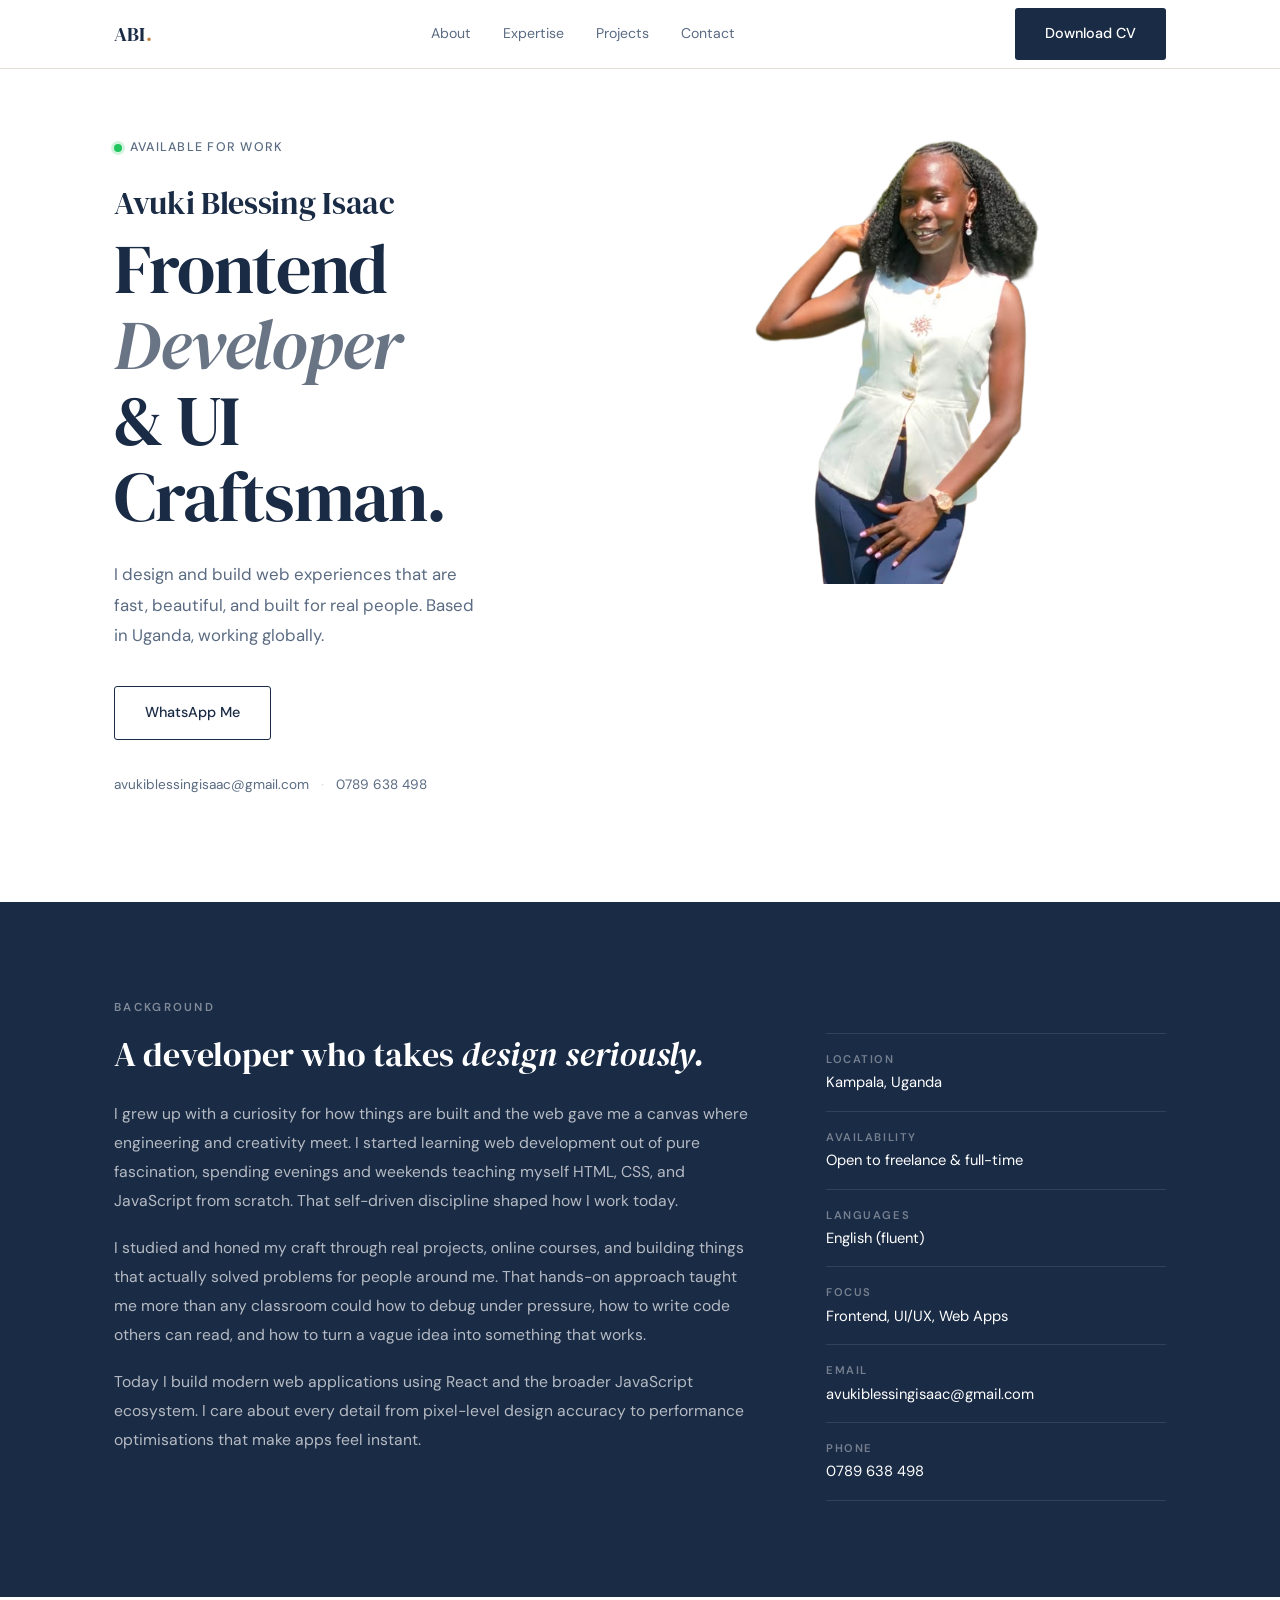
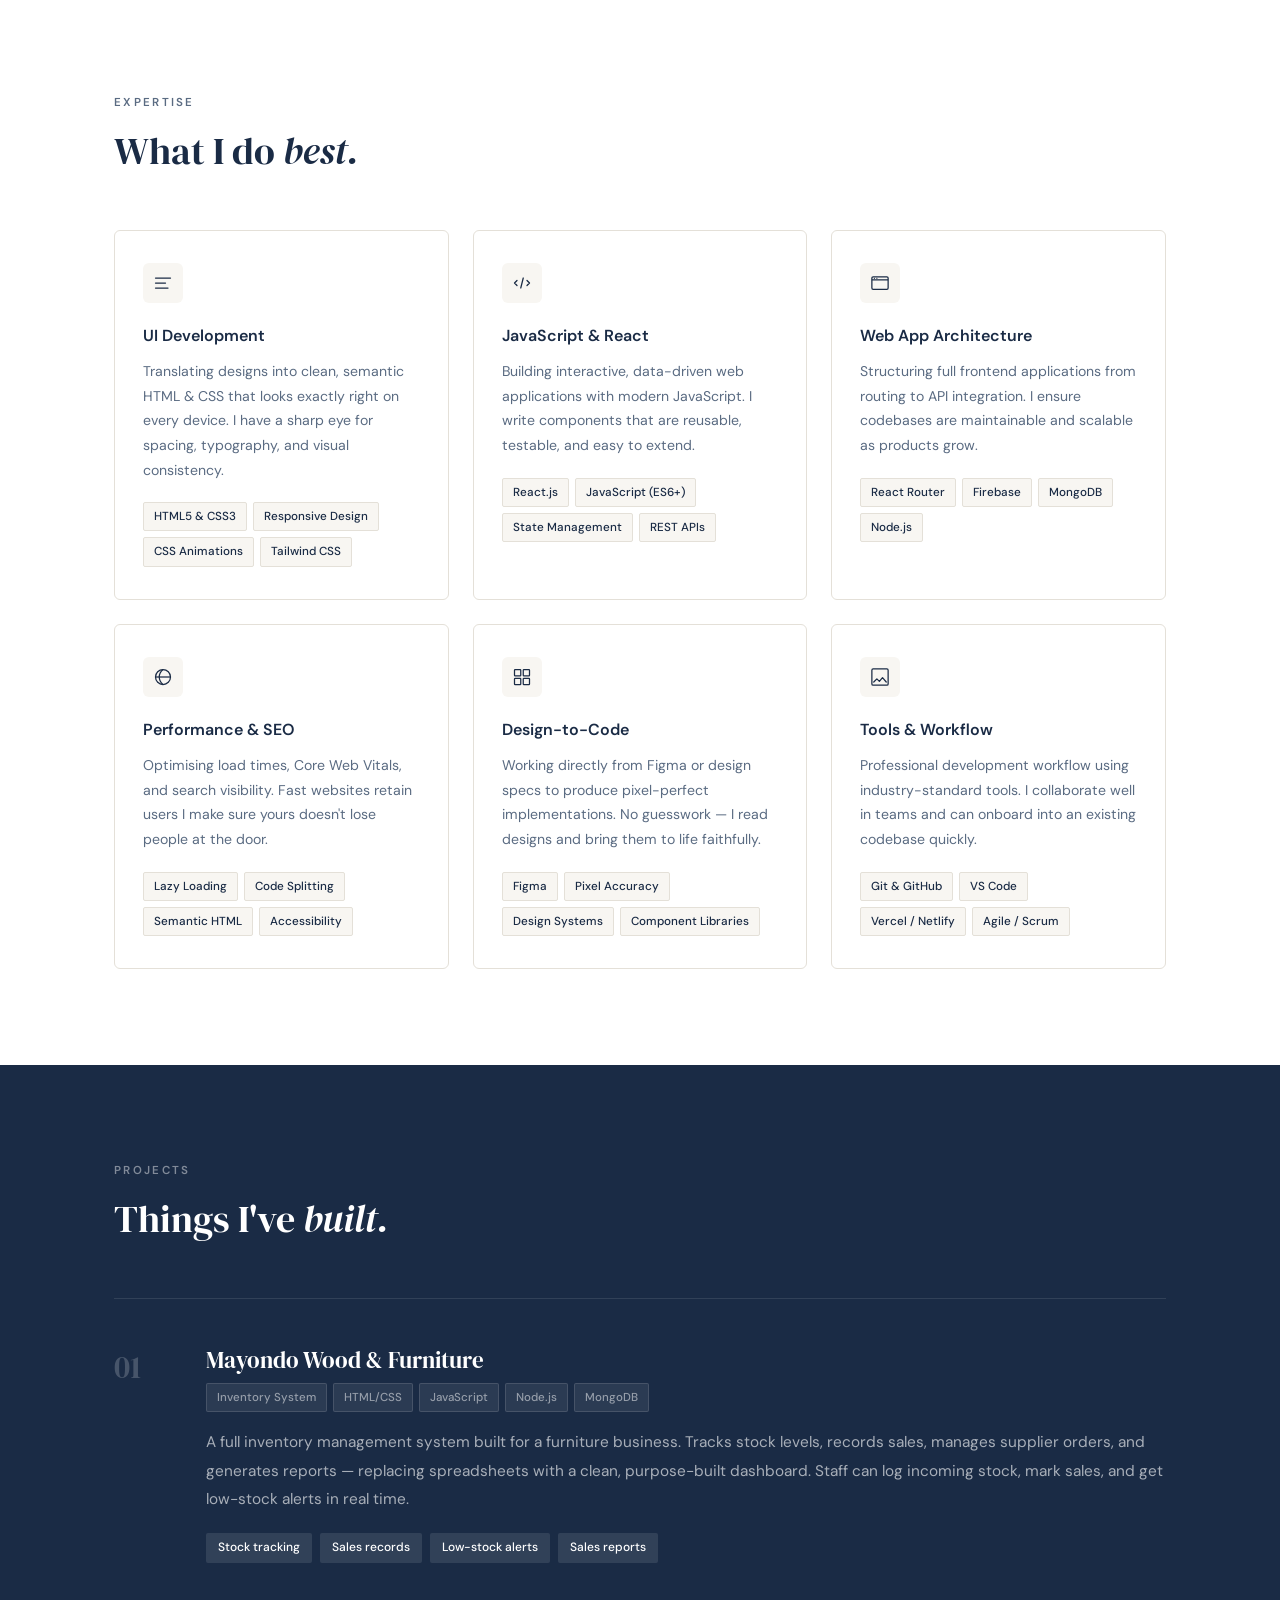
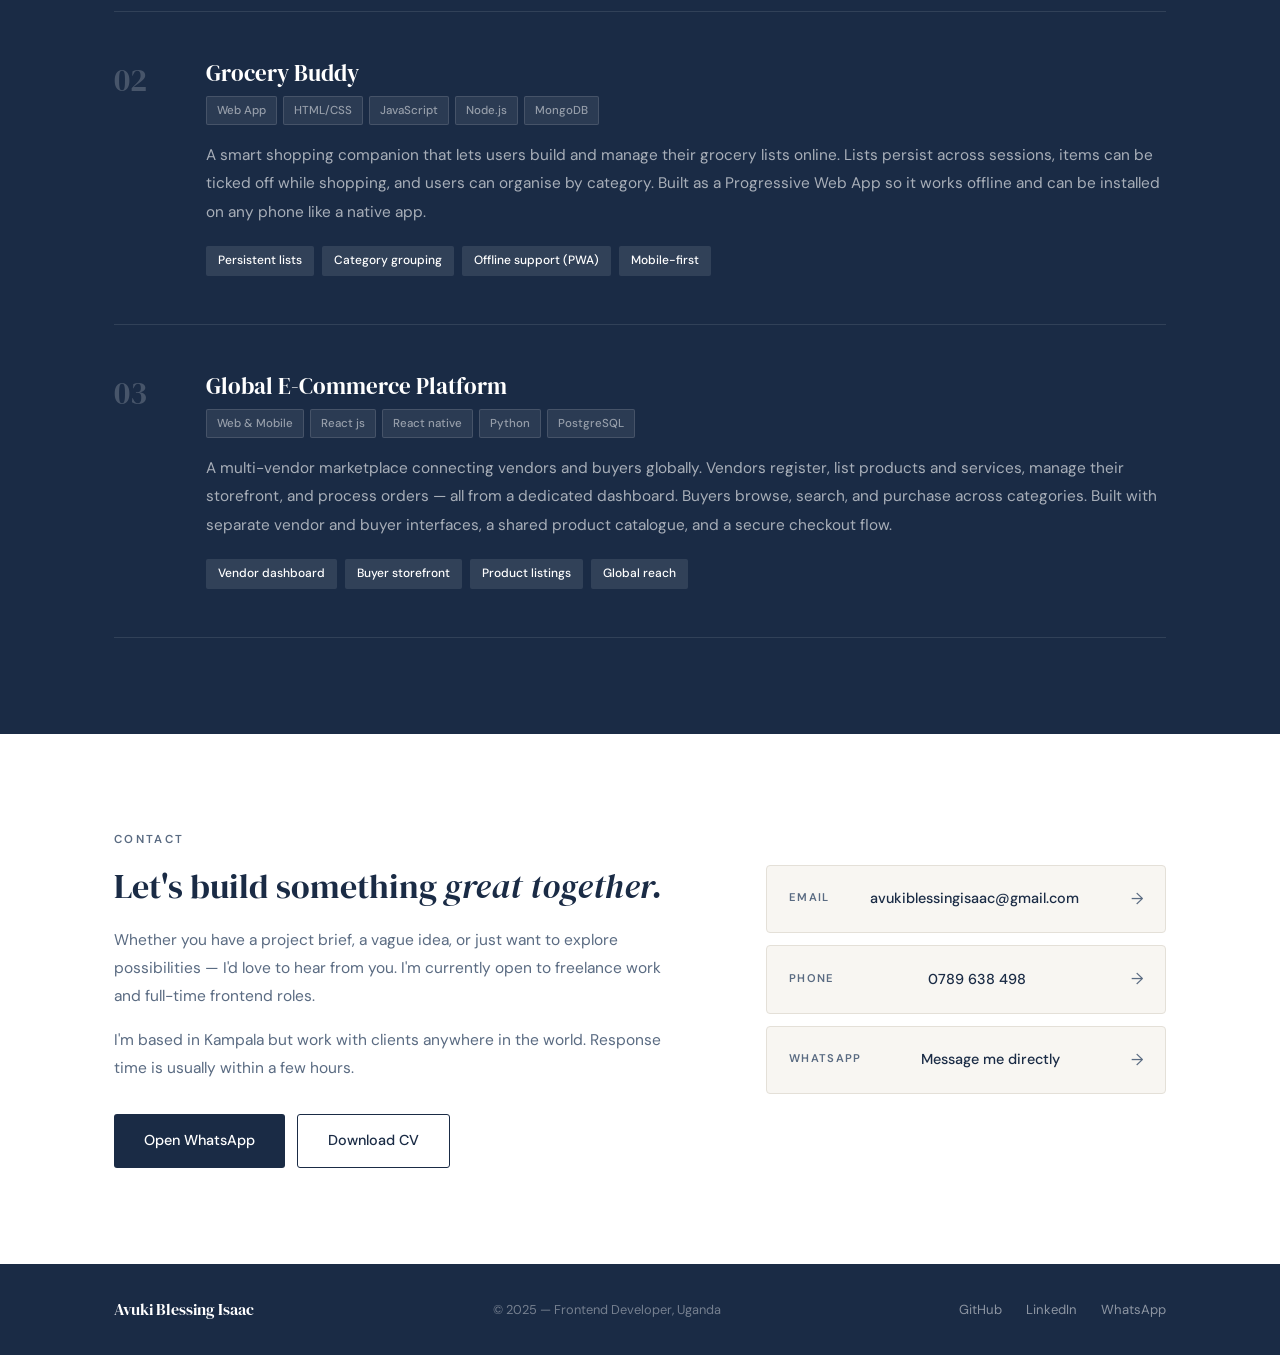
<file: index.html>
<!DOCTYPE html>
<html lang="en">
<head>
  <meta charset="UTF-8"/>
  <meta name="viewport" content="width=device-width, initial-scale=1.0"/>
  <title>Avuki Blessing Isaac — Frontend Developer</title>
  <link rel="stylesheet" href="style.css"/>
  <link href="https://fonts.googleapis.com/css2?family=DM+Sans:ital,wght@0,300;0,400;0,500;0,600;1,400&family=DM+Serif+Display:ital@0;1&display=swap" rel="stylesheet"/>
</head>
<body>

  <!-- NAV -->
  <header class="nav">
    <div class="nav-inner">
      <span class="nav-brand">ABI<span class="brand-dot">.</span></span>
      <nav class="nav-links">
        <a href="#about">About</a>
        <a href="#expertise">Expertise</a>
        <a href="#projects">Projects</a>
        <a href="#contact">Contact</a>
      </nav>
        <a href="AVUKI BLESSING ISAAC RESUME (1).pdf" download class="btn btn-primary">Download CV</a>
      <button class="hamburger" id="hamburger">
        <span></span><span></span><span></span>
      </button>
    </div>
    <div class="mobile-menu" id="mobileMenu">
      <a href="#about" onclick="closeMobile()">About</a>
      <a href="#expertise" onclick="closeMobile()">Expertise</a>
      <a href="#projects" onclick="closeMobile()">Projects</a>
      <a href="#contact" onclick="closeMobile()">Contact</a>
    </div>
  </header>

  <!-- HERO -->
  <section class="hero">
    <div class="hero-left">
      <div class="hero-badge">Available for work</div>
      <p class="hero-name">Avuki Blessing Isaac</p>
      <h1>Frontend<br/><em>Developer</em><br/>&amp; UI Craftsman.</h1>
      <p class="hero-bio">I design and build web experiences that are fast, beautiful, and built for real people. Based in Uganda, working globally.</p>
      <div class="hero-btns">
        <a href="https://wa.me/256789638498?text=Hi%20Avuki%2C%20I%20came%20across%20your%20portfolio%20and%20I%27d%20love%20to%20discuss%20a%20project%20with%20you." target="_blank" class="btn btn-ghost">WhatsApp Me</a>
      </div>
      <div class="hero-meta">
        <a href="mailto:avukiblessingisaac@gmail.com" class="meta-link">avukiblessingisaac@gmail.com</a>
        <span class="meta-sep">·</span>
        <a href="tel:+256789638498" class="meta-link">0789 638 498</a>
      </div>
    </div>
    <div class="hero-right">
      <div class="photo-frame">
        <img src="assets/Remove background project - 19 June 2026 at 12.31.22.png" alt="Avuki Blessing Isaac" id="profilePhoto" onerror="this.style.display='none';document.getElementById('photoFallback').style.display='flex'"/>
        <div class="photo-fallback" id="photoFallback">
          <svg viewBox="0 0 120 140" xmlns="http://www.w3.org/2000/svg">
            <rect width="120" height="140" fill="#1E2D45"/>
            <circle cx="60" cy="50" r="24" fill="#2E4066"/>
            <ellipse cx="60" cy="115" rx="38" ry="22" fill="#2E4066"/>
          </svg>
          <p>Place your photo at<br/><code>assets/profile.jpg</code></p>
        </div>
        <div class="photo-accent"></div>
      </div>
      <!-- <div class="hero-stats">
        <div class="stat-box"> -->
          <!-- <span class="stat-n">3+</span>
          <span class="stat-l">Years of experience</span>
        </div>
        <div class="stat-box">
          <span class="stat-n">10+</span>
          <span class="stat-l">Projects shipped</span>
        </div>
        <div class="stat-box">
          <span class="stat-n">5+</span>
          <span class="stat-l">Happy clients</span>
        </div>
      </div>
    </div> -->
  </section>

  <!-- ABOUT / BACKGROUND -->
  <section class="section bg-blue" id="about">
    <div class="container">
      <div class="section-label">Background</div>
      <div class="about-grid">
        <div class="about-main">
          <h2>A developer who takes <em>design seriously.</em></h2>
          <p>I grew up with a curiosity for how things are built  and the web gave me a canvas where engineering and creativity meet. I started learning web development out of pure fascination, spending evenings and weekends teaching myself HTML, CSS, and JavaScript from scratch. That self-driven discipline shaped how I work today.</p>
          <p>I studied and honed my craft through real projects, online courses, and building things that actually solved problems for people around me. That hands-on approach taught me more than any classroom could  how to debug under pressure, how to write code others can read, and how to turn a vague idea into something that works.</p>
          <p>Today I build modern web applications using React and the broader JavaScript ecosystem. I care about every detail  from pixel-level design accuracy to performance optimisations that make apps feel instant.</p>
        </div>
        <div class="about-side">
          <div class="about-card">
            <span class="about-card-label">Location</span>
            <span class="about-card-value">Kampala, Uganda</span>
          </div>
          <div class="about-card">
            <span class="about-card-label">Availability</span>
            <span class="about-card-value">Open to freelance &amp; full-time</span>
          </div>
          <div class="about-card">
            <span class="about-card-label">Languages</span>
            <span class="about-card-value">English (fluent)</span>
          </div>
          <div class="about-card">
            <span class="about-card-label">Focus</span>
            <span class="about-card-value">Frontend, UI/UX, Web Apps</span>
          </div>
          <div class="about-card">
            <span class="about-card-label">Email</span>
            <a href="mailto:avukiblessingisaac@gmail.com" class="about-card-value link">avukiblessingisaac@gmail.com</a>
          </div>
          <div class="about-card">
            <span class="about-card-label">Phone</span>
            <a href="tel:+256789638498" class="about-card-value link">0789 638 498</a>
          </div>
        </div>
      </div>
    </div>
  </section>

  <!-- EXPERTISE -->
  <section class="section" id="expertise">
    <div class="container">
      <div class="section-label">Expertise</div>
      <h2 class="section-title">What I do <em>best.</em></h2>

      <div class="expertise-grid">
        <div class="expertise-card">
          <div class="expertise-icon">
            <svg viewBox="0 0 32 32" fill="none" xmlns="http://www.w3.org/2000/svg">
              <path d="M4 8h24M4 16h16M4 24h20" stroke="currentColor" stroke-width="2" stroke-linecap="round"/>
            </svg>
          </div>
          <h3>UI Development</h3>
          <p>Translating designs into clean, semantic HTML &amp; CSS that looks exactly right on every device. I have a sharp eye for spacing, typography, and visual consistency.</p>
          <ul class="expertise-skills">
            <li>HTML5 &amp; CSS3</li><li>Responsive Design</li><li>CSS Animations</li><li>Tailwind CSS</li>
          </ul>
        </div>

        <div class="expertise-card">
          <div class="expertise-icon">
            <svg viewBox="0 0 32 32" fill="none" xmlns="http://www.w3.org/2000/svg">
              <polyline points="8,12 4,16 8,20" stroke="currentColor" stroke-width="2" stroke-linecap="round" stroke-linejoin="round"/>
              <polyline points="24,12 28,16 24,20" stroke="currentColor" stroke-width="2" stroke-linecap="round" stroke-linejoin="round"/>
              <line x1="18" y1="8" x2="14" y2="24" stroke="currentColor" stroke-width="2" stroke-linecap="round"/>
            </svg>
          </div>
          <h3>JavaScript &amp; React</h3>
          <p>Building interactive, data-driven web applications with modern JavaScript. I write components that are reusable, testable, and easy to extend.</p>
          <ul class="expertise-skills">
            <li>React.js</li><li>JavaScript (ES6+)</li><li>State Management</li><li>REST APIs</li>
          </ul>
        </div>

        <div class="expertise-card">
          <div class="expertise-icon">
            <svg viewBox="0 0 32 32" fill="none" xmlns="http://www.w3.org/2000/svg">
              <rect x="3" y="6" width="26" height="20" rx="2" stroke="currentColor" stroke-width="2"/>
              <path d="M3 11h26" stroke="currentColor" stroke-width="2"/>
              <circle cx="7" cy="8.5" r="1" fill="currentColor"/>
              <circle cx="11" cy="8.5" r="1" fill="currentColor"/>
            </svg>
          </div>
          <h3>Web App Architecture</h3>
          <p>Structuring full frontend applications from routing to API integration. I ensure codebases are maintainable and scalable as products grow.</p>
          <ul class="expertise-skills">
            <li>React Router</li><li>Firebase</li><li>MongoDB</li><li>Node.js</li>
          </ul>
        </div>

        <div class="expertise-card">
          <div class="expertise-icon">
            <svg viewBox="0 0 32 32" fill="none" xmlns="http://www.w3.org/2000/svg">
              <circle cx="16" cy="16" r="12" stroke="currentColor" stroke-width="2"/>
              <path d="M16 4c0 0-6 5-6 12s6 12 6 12" stroke="currentColor" stroke-width="2"/>
              <path d="M4 16h24" stroke="currentColor" stroke-width="2"/>
            </svg>
          </div>
          <h3>Performance &amp; SEO</h3>
          <p>Optimising load times, Core Web Vitals, and search visibility. Fast websites retain users  I make sure yours doesn't lose people at the door.</p>
          <ul class="expertise-skills">
            <li>Lazy Loading</li><li>Code Splitting</li><li>Semantic HTML</li><li>Accessibility</li>
          </ul>
        </div>

        <div class="expertise-card">
          <div class="expertise-icon">
            <svg viewBox="0 0 32 32" fill="none" xmlns="http://www.w3.org/2000/svg">
              <rect x="4" y="4" width="10" height="10" rx="1" stroke="currentColor" stroke-width="2"/>
              <rect x="18" y="4" width="10" height="10" rx="1" stroke="currentColor" stroke-width="2"/>
              <rect x="4" y="18" width="10" height="10" rx="1" stroke="currentColor" stroke-width="2"/>
              <rect x="18" y="18" width="10" height="10" rx="1" stroke="currentColor" stroke-width="2"/>
            </svg>
          </div>
          <h3>Design-to-Code</h3>
          <p>Working directly from Figma or design specs to produce pixel-perfect implementations. No guesswork — I read designs and bring them to life faithfully.</p>
          <ul class="expertise-skills">
            <li>Figma</li><li>Pixel Accuracy</li><li>Design Systems</li><li>Component Libraries</li>
          </ul>
        </div>

        <div class="expertise-card">
          <div class="expertise-icon">
            <svg viewBox="0 0 32 32" fill="none" xmlns="http://www.w3.org/2000/svg">
              <path d="M6 24l5-5 4 4 5-6 6 7" stroke="currentColor" stroke-width="2" stroke-linecap="round" stroke-linejoin="round"/>
              <rect x="3" y="3" width="26" height="26" rx="2" stroke="currentColor" stroke-width="2"/>
            </svg>
          </div>
          <h3>Tools &amp; Workflow</h3>
          <p>Professional development workflow using industry-standard tools. I collaborate well in teams and can onboard into an existing codebase quickly.</p>
          <ul class="expertise-skills">
            <li>Git &amp; GitHub</li><li>VS Code</li><li>Vercel / Netlify</li><li>Agile / Scrum</li>
          </ul>
        </div>
      </div>
    </div>
  </section>

  <!-- PROJECTS -->
  <section class="section bg-blue" id="projects">
    <div class="container">
      <div class="section-label">Projects</div>
      <h2 class="section-title">Things I've <em>built.</em></h2>

      <div class="projects-list">

        <div class="project-item reveal">
          <div class="project-number">01</div>
          <div class="project-body">
            <div class="project-top">
              <div>
                <h3>Mayondo Wood &amp; Furniture</h3>
                <div class="project-tags">
                  <span>Inventory System</span><span>HTML/CSS</span><span>JavaScript</span><span>Node.js</span><span>MongoDB</span>
                </div>
              </div>
              <!-- <a href="#" class="project-link-btn">View →</a> -->
            </div>
            <p>A full inventory management system built for a furniture business. Tracks stock levels, records sales, manages supplier orders, and generates reports — replacing spreadsheets with a clean, purpose-built dashboard. Staff can log incoming stock, mark sales, and get low-stock alerts in real time.</p>
            <div class="project-highlights">
              <span>Stock tracking</span>
              <span>Sales records</span>
              <span>Low-stock alerts</span>
              <span>Sales reports</span>
            </div>
          </div>
        </div>

        <div class="project-item reveal">
          <div class="project-number">02</div>
          <div class="project-body">
            <div class="project-top">
              <div>
                <h3>Grocery Buddy</h3>
                <div class="project-tags">
                  <span>Web App</span><span>HTML/CSS</span><span>JavaScript</span><span>Node.js</span><span>MongoDB</span>
                </div>
              </div>
              <!-- <a href="#" class="project-link-btn">View →</a> -->
            </div>
            <p>A smart shopping companion that lets users build and manage their grocery lists online. Lists persist across sessions, items can be ticked off while shopping, and users can organise by category. Built as a Progressive Web App so it works offline and can be installed on any phone like a native app.</p>
            <div class="project-highlights">
              <span>Persistent lists</span>
              <span>Category grouping</span>
              <span>Offline support (PWA)</span>
              <span>Mobile-first</span>
            </div>
          </div>
        </div>

        <div class="project-item reveal">
          <div class="project-number">03</div>
          <div class="project-body">
            <div class="project-top">
              <div>
                <h3>Global E-Commerce Platform</h3>
                <div class="project-tags">
                  <span>Web &amp; Mobile</span><span>React js</span><span>React native</span><span>Python</span><span>PostgreSQL</span>
                </div>
              </div>
              <!-- <a href="#" class="project-link-btn">View →</a> -->
            </div>
            <p>A multi-vendor marketplace connecting vendors and buyers globally. Vendors register, list products and services, manage their storefront, and process orders — all from a dedicated dashboard. Buyers browse, search, and purchase across categories. Built with separate vendor and buyer interfaces, a shared product catalogue, and a secure checkout flow.</p>
            <div class="project-highlights">
              <span>Vendor dashboard</span>
              <span>Buyer storefront</span>
              <span>Product listings</span>
              <span>Global reach</span>
            </div>
          </div>
        </div>

      </div>
    </div>
  </section>

  <!-- CONTACT -->
  <section class="section" id="contact">
    <div class="container">
      <div class="section-label">Contact</div>
      <div class="contact-wrap">
        <div class="contact-left">
          <h2>Let's build something <em>great together.</em></h2>
          <p>Whether you have a project brief, a vague idea, or just want to explore possibilities — I'd love to hear from you. I'm currently open to freelance work and full-time frontend roles.</p>
          <p>I'm based in Kampala but work with clients anywhere in the world. Response time is usually within a few hours.</p>
          <div class="contact-btns">
            <a href="https://wa.me/256789638498?text=Hi%20Avuki%2C%20I%20came%20across%20your%20portfolio%20and%20I%27d%20love%20to%20discuss%20a%20project%20with%20you." target="_blank" class="btn btn-primary">Open WhatsApp</a>
            <a href="AVUKI BLESSING ISAAC RESUME (1).pdf" download class="btn btn-ghost">Download CV</a>
          </div>
        </div>
        <div class="contact-right">
          <a href="mailto:avukiblessingisaac@gmail.com" class="contact-tile">
            <span class="contact-tile-label">Email</span>
            <span class="contact-tile-value">avukiblessingisaac@gmail.com</span>
            <span class="contact-tile-arrow">→</span>
          </a>
          <a href="tel:+256789638498" class="contact-tile">
            <span class="contact-tile-label">Phone</span>
            <span class="contact-tile-value">0789 638 498</span>
            <span class="contact-tile-arrow">→</span>
          </a>
          <a href="https://wa.me/256789638498?text=Hi%20Avuki%2C%20I%20came%20across%20your%20portfolio%20and%20I%27d%20love%20to%20discuss%20a%20project%20with%20you." target="_blank" class="contact-tile contact-tile-green">
            <span class="contact-tile-label">WhatsApp</span>
            <span class="contact-tile-value">Message me directly</span>
            <span class="contact-tile-arrow">→</span>
          </a>
        </div>
      </div>
    </div>
  </section>

  <!-- FOOTER -->
  <footer class="footer">
    <div class="container footer-inner">
      <span class="footer-name">Avuki Blessing Isaac</span>
      <span class="footer-copy">© 2025 — Frontend Developer, Uganda</span>
      <div class="footer-links">
        <a href="https://github.com/" target="_blank">GitHub</a>
        <a href="https://linkedin.com/" target="_blank">LinkedIn</a>
        <a href="https://wa.me/256789638498?text=Hi%20Avuki%2C%20I%20came%20across%20your%20portfolio%20and%20I%27d%20love%20to%20discuss%20a%20project%20with%20you." target="_blank">WhatsApp</a>
      </div>
    </div>
  </footer>

  <script src="script.js"></script>
</body>
</html>
</file>
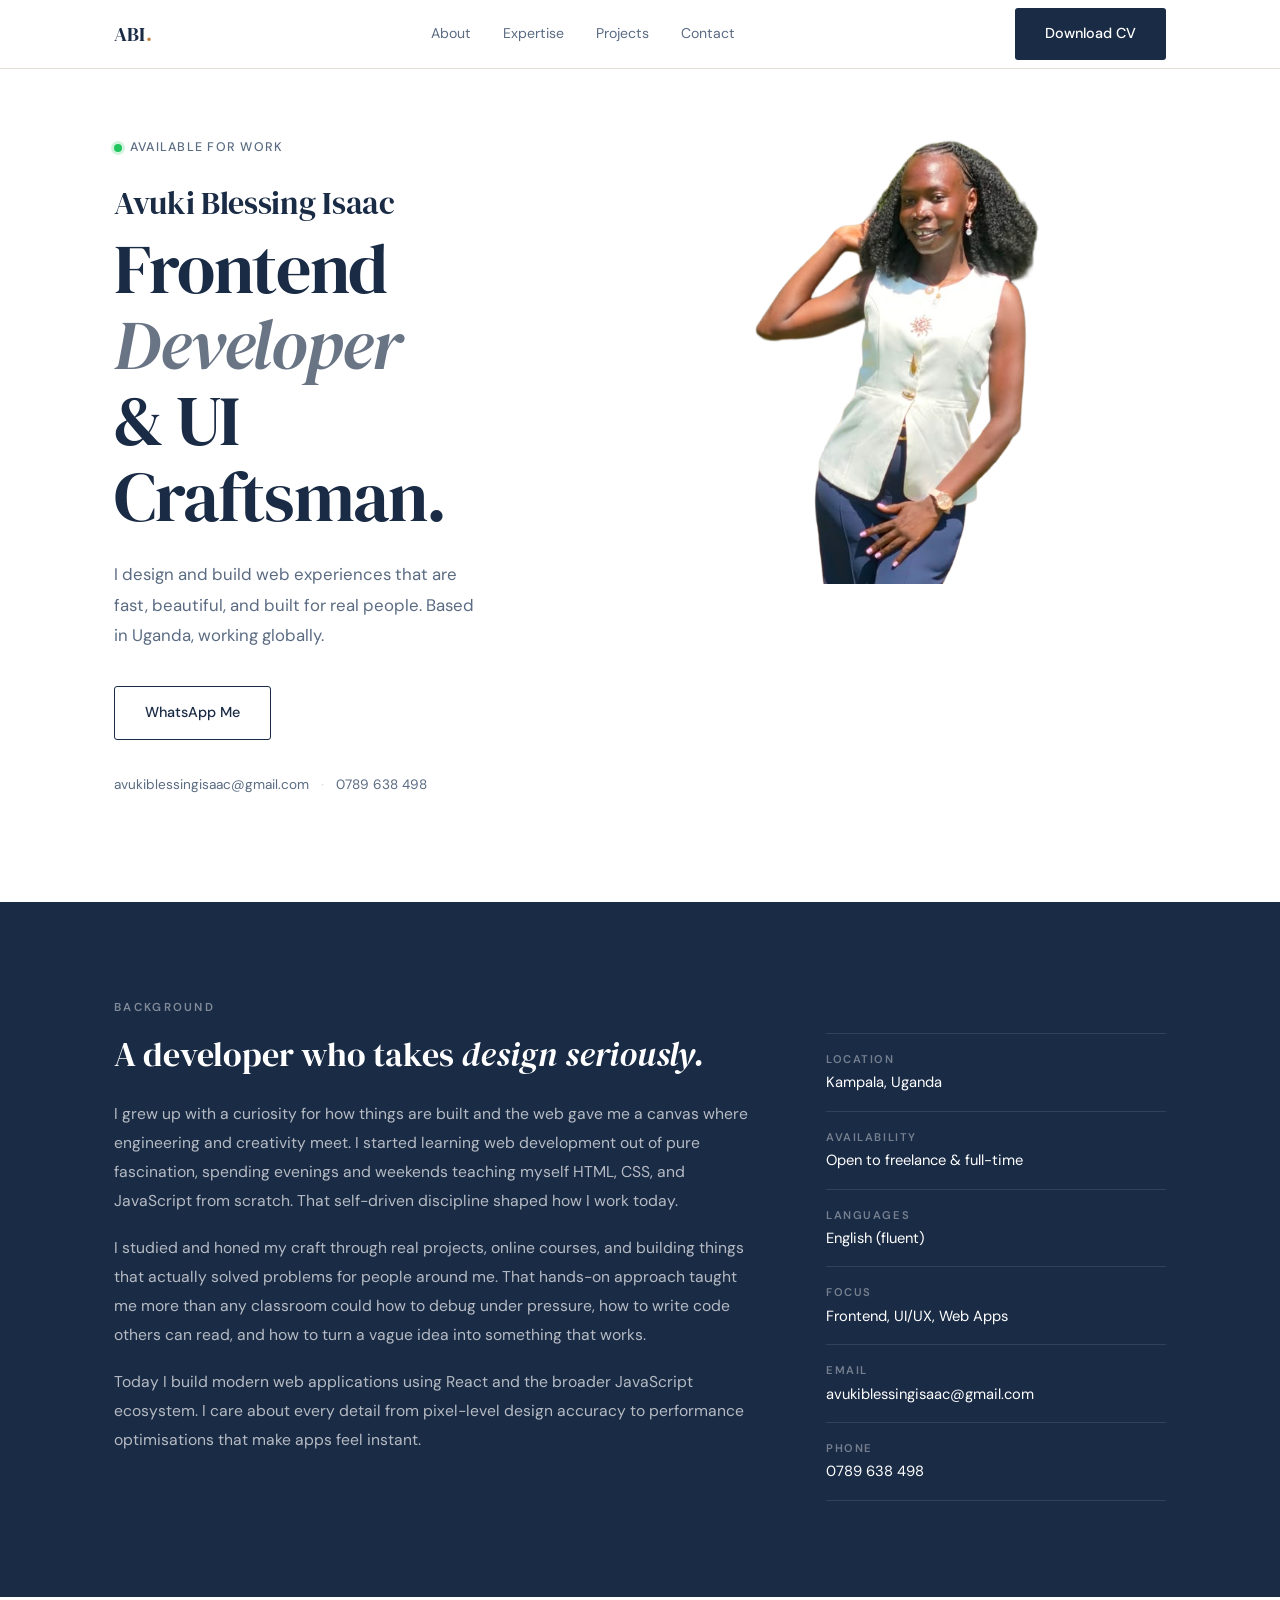
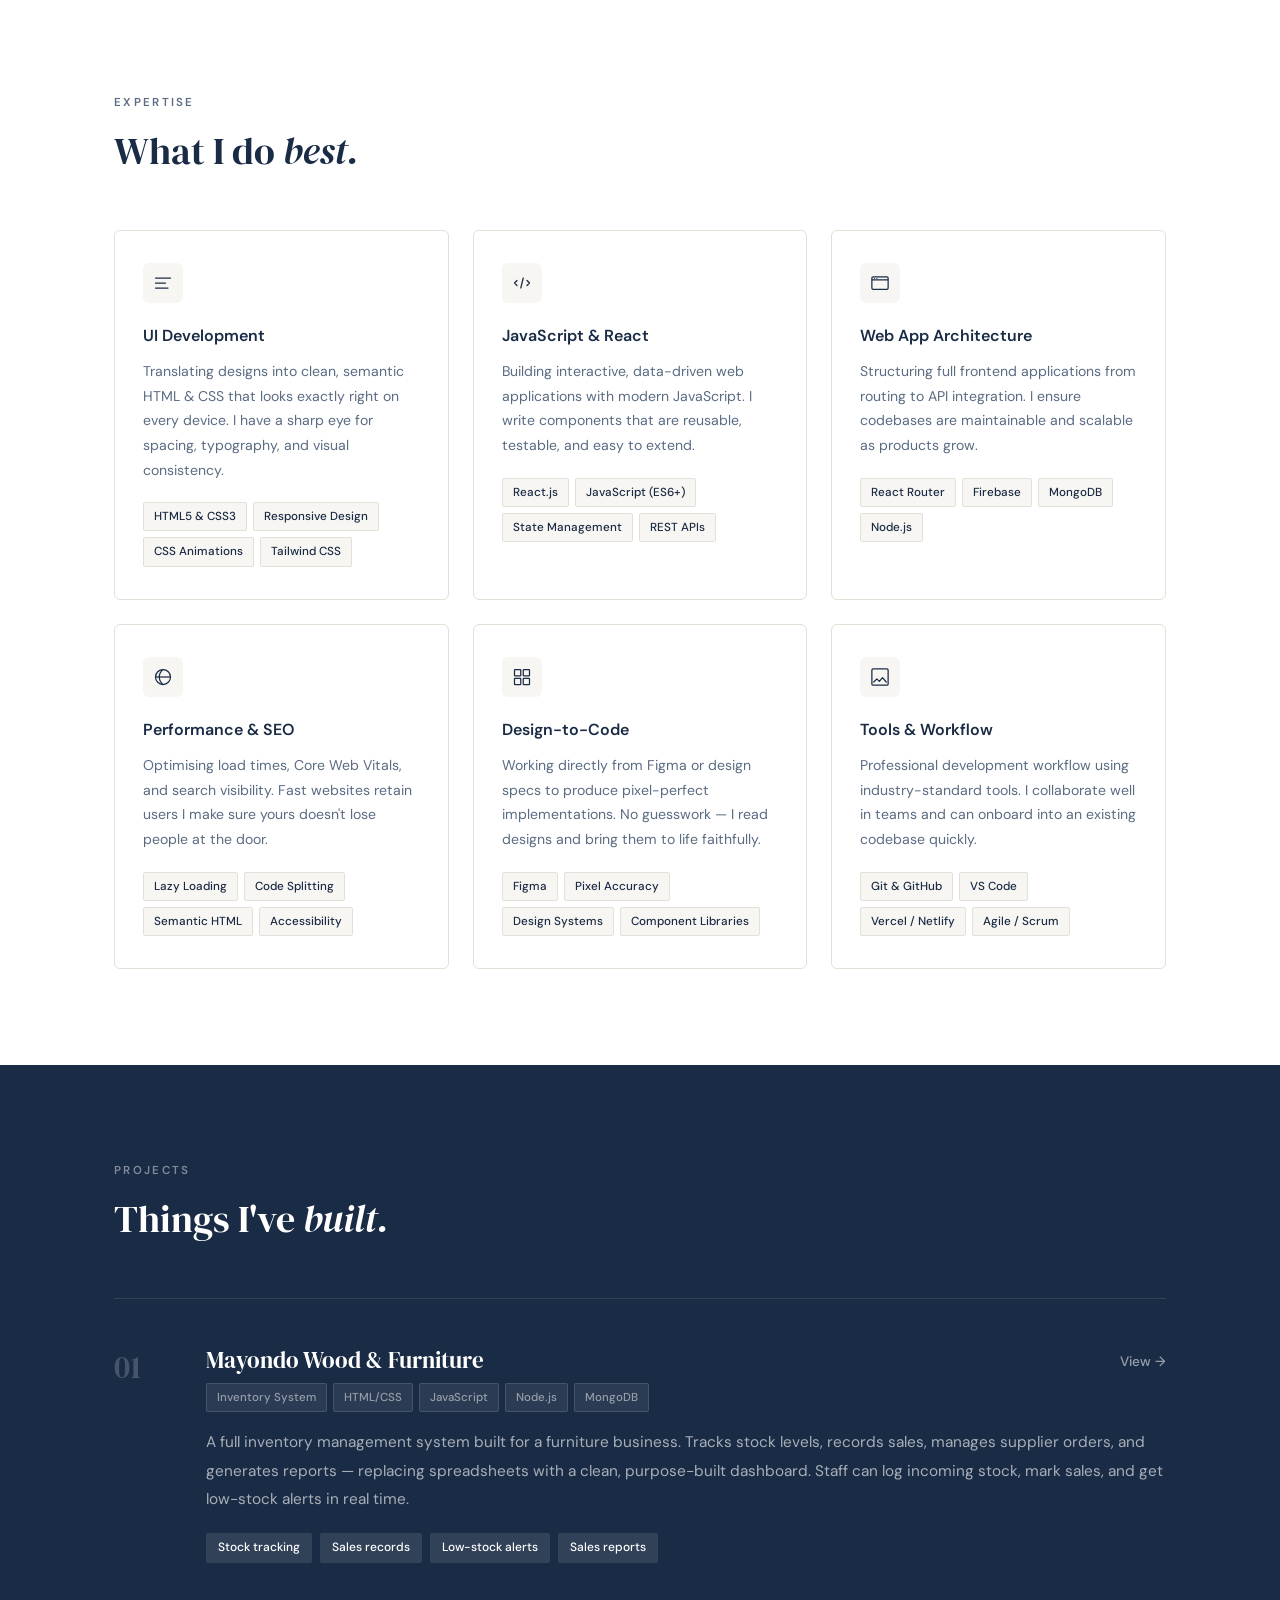
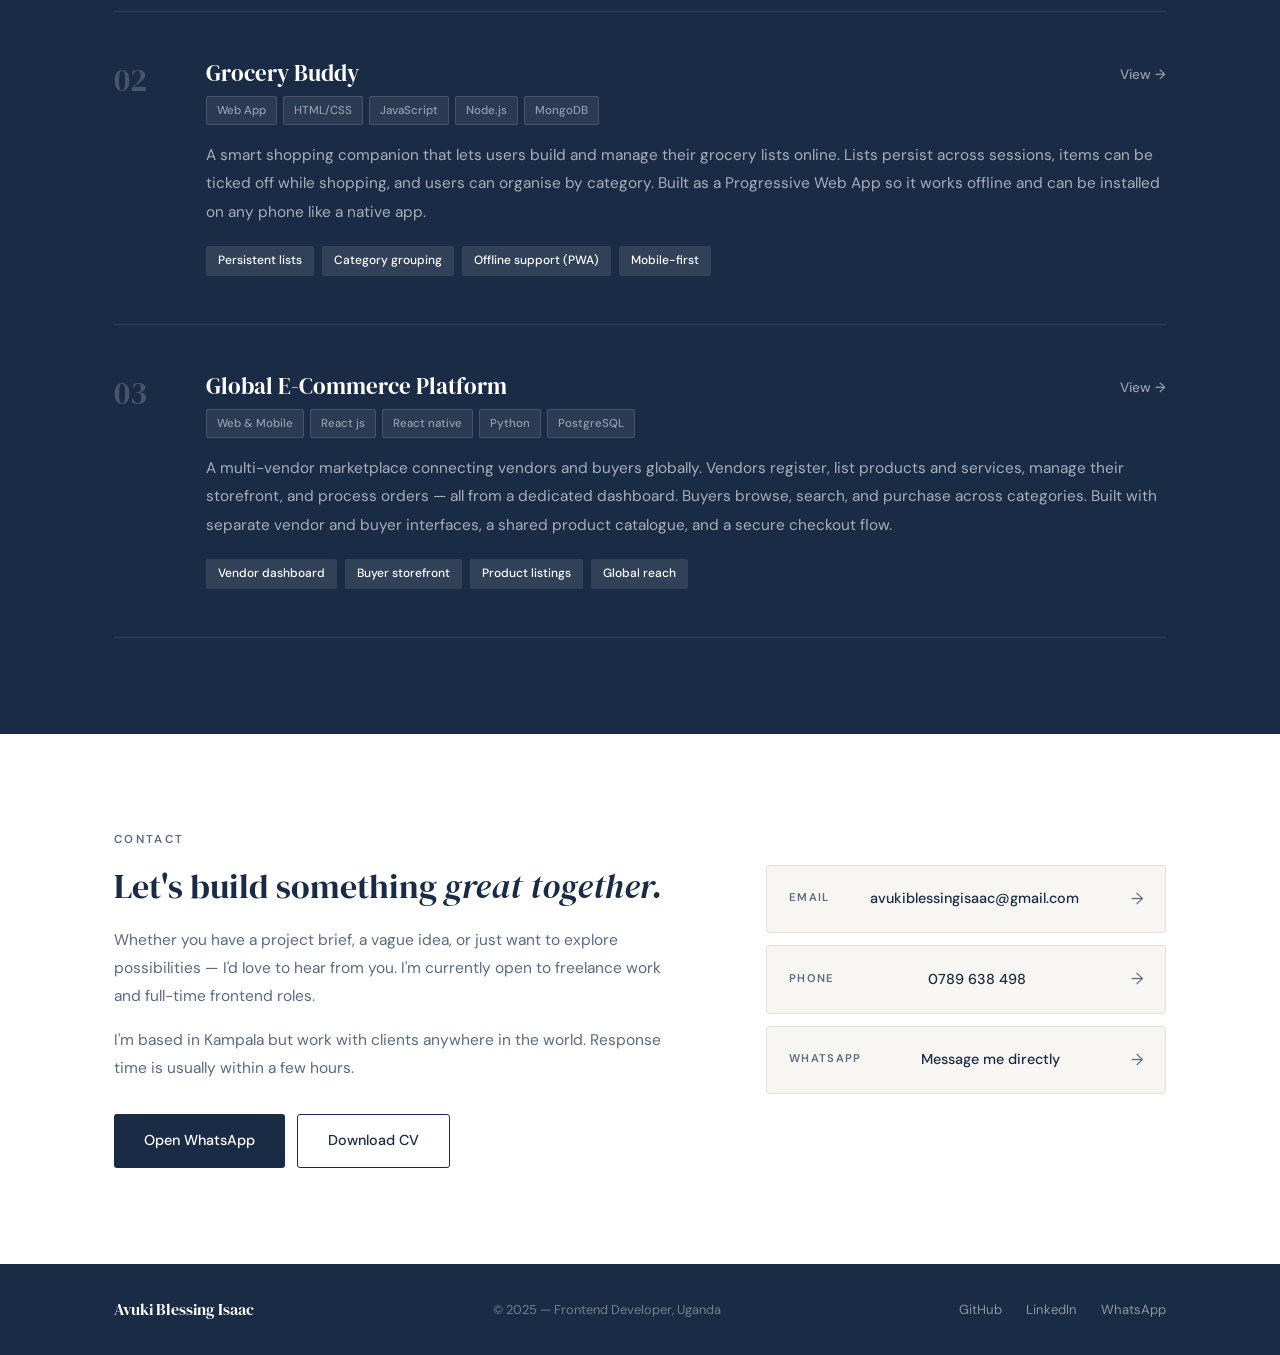
<file: portfolio/index.html>
<!DOCTYPE html>
<html lang="en">
<head>
  <meta charset="UTF-8"/>
  <meta name="viewport" content="width=device-width, initial-scale=1.0"/>
  <title>Avuki Blessing Isaac — Frontend Developer</title>
  <link rel="stylesheet" href="style.css"/>
  <link href="https://fonts.googleapis.com/css2?family=DM+Sans:ital,wght@0,300;0,400;0,500;0,600;1,400&family=DM+Serif+Display:ital@0;1&display=swap" rel="stylesheet"/>
</head>
<body>

  <!-- NAV -->
  <header class="nav">
    <div class="nav-inner">
      <span class="nav-brand">ABI<span class="brand-dot">.</span></span>
      <nav class="nav-links">
        <a href="#about">About</a>
        <a href="#expertise">Expertise</a>
        <a href="#projects">Projects</a>
        <a href="#contact">Contact</a>
      </nav>
        <a href="cv/AVUKI BLESSING ISAAC RESUME (1).pdf" download class="btn btn-primary">Download CV</a>
      <button class="hamburger" id="hamburger">
        <span></span><span></span><span></span>
      </button>
    </div>
    <div class="mobile-menu" id="mobileMenu">
      <a href="#about" onclick="closeMobile()">About</a>
      <a href="#expertise" onclick="closeMobile()">Expertise</a>
      <a href="#projects" onclick="closeMobile()">Projects</a>
      <a href="#contact" onclick="closeMobile()">Contact</a>
    </div>
  </header>

  <!-- HERO -->
  <section class="hero">
    <div class="hero-left">
      <div class="hero-badge">Available for work</div>
      <p class="hero-name">Avuki Blessing Isaac</p>
      <h1>Frontend<br/><em>Developer</em><br/>&amp; UI Craftsman.</h1>
      <p class="hero-bio">I design and build web experiences that are fast, beautiful, and built for real people. Based in Uganda, working globally.</p>
      <div class="hero-btns">
        <a href="https://wa.me/256789638498?text=Hi%20Avuki%2C%20I%20came%20across%20your%20portfolio%20and%20I%27d%20love%20to%20discuss%20a%20project%20with%20you." target="_blank" class="btn btn-ghost">WhatsApp Me</a>
      </div>
      <div class="hero-meta">
        <a href="mailto:avukiblessingisaac@gmail.com" class="meta-link">avukiblessingisaac@gmail.com</a>
        <span class="meta-sep">·</span>
        <a href="tel:+256789638498" class="meta-link">0789 638 498</a>
      </div>
    </div>
    <div class="hero-right">
      <div class="photo-frame">
        <img src="assets/Remove background project - 19 June 2026 at 12.31.22.png" alt="Avuki Blessing Isaac" id="profilePhoto" onerror="this.style.display='none';document.getElementById('photoFallback').style.display='flex'"/>
        <div class="photo-fallback" id="photoFallback">
          <svg viewBox="0 0 120 140" xmlns="http://www.w3.org/2000/svg">
            <rect width="120" height="140" fill="#1E2D45"/>
            <circle cx="60" cy="50" r="24" fill="#2E4066"/>
            <ellipse cx="60" cy="115" rx="38" ry="22" fill="#2E4066"/>
          </svg>
          <p>Place your photo at<br/><code>assets/profile.jpg</code></p>
        </div>
        <div class="photo-accent"></div>
      </div>
      <!-- <div class="hero-stats">
        <div class="stat-box"> -->
          <!-- <span class="stat-n">3+</span>
          <span class="stat-l">Years of experience</span>
        </div>
        <div class="stat-box">
          <span class="stat-n">10+</span>
          <span class="stat-l">Projects shipped</span>
        </div>
        <div class="stat-box">
          <span class="stat-n">5+</span>
          <span class="stat-l">Happy clients</span>
        </div>
      </div>
    </div> -->
  </section>

  <!-- ABOUT / BACKGROUND -->
  <section class="section bg-blue" id="about">
    <div class="container">
      <div class="section-label">Background</div>
      <div class="about-grid">
        <div class="about-main">
          <h2>A developer who takes <em>design seriously.</em></h2>
          <p>I grew up with a curiosity for how things are built  and the web gave me a canvas where engineering and creativity meet. I started learning web development out of pure fascination, spending evenings and weekends teaching myself HTML, CSS, and JavaScript from scratch. That self-driven discipline shaped how I work today.</p>
          <p>I studied and honed my craft through real projects, online courses, and building things that actually solved problems for people around me. That hands-on approach taught me more than any classroom could  how to debug under pressure, how to write code others can read, and how to turn a vague idea into something that works.</p>
          <p>Today I build modern web applications using React and the broader JavaScript ecosystem. I care about every detail  from pixel-level design accuracy to performance optimisations that make apps feel instant.</p>
        </div>
        <div class="about-side">
          <div class="about-card">
            <span class="about-card-label">Location</span>
            <span class="about-card-value">Kampala, Uganda</span>
          </div>
          <div class="about-card">
            <span class="about-card-label">Availability</span>
            <span class="about-card-value">Open to freelance &amp; full-time</span>
          </div>
          <div class="about-card">
            <span class="about-card-label">Languages</span>
            <span class="about-card-value">English (fluent)</span>
          </div>
          <div class="about-card">
            <span class="about-card-label">Focus</span>
            <span class="about-card-value">Frontend, UI/UX, Web Apps</span>
          </div>
          <div class="about-card">
            <span class="about-card-label">Email</span>
            <a href="mailto:avukiblessingisaac@gmail.com" class="about-card-value link">avukiblessingisaac@gmail.com</a>
          </div>
          <div class="about-card">
            <span class="about-card-label">Phone</span>
            <a href="tel:+256789638498" class="about-card-value link">0789 638 498</a>
          </div>
        </div>
      </div>
    </div>
  </section>

  <!-- EXPERTISE -->
  <section class="section" id="expertise">
    <div class="container">
      <div class="section-label">Expertise</div>
      <h2 class="section-title">What I do <em>best.</em></h2>

      <div class="expertise-grid">
        <div class="expertise-card">
          <div class="expertise-icon">
            <svg viewBox="0 0 32 32" fill="none" xmlns="http://www.w3.org/2000/svg">
              <path d="M4 8h24M4 16h16M4 24h20" stroke="currentColor" stroke-width="2" stroke-linecap="round"/>
            </svg>
          </div>
          <h3>UI Development</h3>
          <p>Translating designs into clean, semantic HTML &amp; CSS that looks exactly right on every device. I have a sharp eye for spacing, typography, and visual consistency.</p>
          <ul class="expertise-skills">
            <li>HTML5 &amp; CSS3</li><li>Responsive Design</li><li>CSS Animations</li><li>Tailwind CSS</li>
          </ul>
        </div>

        <div class="expertise-card">
          <div class="expertise-icon">
            <svg viewBox="0 0 32 32" fill="none" xmlns="http://www.w3.org/2000/svg">
              <polyline points="8,12 4,16 8,20" stroke="currentColor" stroke-width="2" stroke-linecap="round" stroke-linejoin="round"/>
              <polyline points="24,12 28,16 24,20" stroke="currentColor" stroke-width="2" stroke-linecap="round" stroke-linejoin="round"/>
              <line x1="18" y1="8" x2="14" y2="24" stroke="currentColor" stroke-width="2" stroke-linecap="round"/>
            </svg>
          </div>
          <h3>JavaScript &amp; React</h3>
          <p>Building interactive, data-driven web applications with modern JavaScript. I write components that are reusable, testable, and easy to extend.</p>
          <ul class="expertise-skills">
            <li>React.js</li><li>JavaScript (ES6+)</li><li>State Management</li><li>REST APIs</li>
          </ul>
        </div>

        <div class="expertise-card">
          <div class="expertise-icon">
            <svg viewBox="0 0 32 32" fill="none" xmlns="http://www.w3.org/2000/svg">
              <rect x="3" y="6" width="26" height="20" rx="2" stroke="currentColor" stroke-width="2"/>
              <path d="M3 11h26" stroke="currentColor" stroke-width="2"/>
              <circle cx="7" cy="8.5" r="1" fill="currentColor"/>
              <circle cx="11" cy="8.5" r="1" fill="currentColor"/>
            </svg>
          </div>
          <h3>Web App Architecture</h3>
          <p>Structuring full frontend applications from routing to API integration. I ensure codebases are maintainable and scalable as products grow.</p>
          <ul class="expertise-skills">
            <li>React Router</li><li>Firebase</li><li>MongoDB</li><li>Node.js</li>
          </ul>
        </div>

        <div class="expertise-card">
          <div class="expertise-icon">
            <svg viewBox="0 0 32 32" fill="none" xmlns="http://www.w3.org/2000/svg">
              <circle cx="16" cy="16" r="12" stroke="currentColor" stroke-width="2"/>
              <path d="M16 4c0 0-6 5-6 12s6 12 6 12" stroke="currentColor" stroke-width="2"/>
              <path d="M4 16h24" stroke="currentColor" stroke-width="2"/>
            </svg>
          </div>
          <h3>Performance &amp; SEO</h3>
          <p>Optimising load times, Core Web Vitals, and search visibility. Fast websites retain users  I make sure yours doesn't lose people at the door.</p>
          <ul class="expertise-skills">
            <li>Lazy Loading</li><li>Code Splitting</li><li>Semantic HTML</li><li>Accessibility</li>
          </ul>
        </div>

        <div class="expertise-card">
          <div class="expertise-icon">
            <svg viewBox="0 0 32 32" fill="none" xmlns="http://www.w3.org/2000/svg">
              <rect x="4" y="4" width="10" height="10" rx="1" stroke="currentColor" stroke-width="2"/>
              <rect x="18" y="4" width="10" height="10" rx="1" stroke="currentColor" stroke-width="2"/>
              <rect x="4" y="18" width="10" height="10" rx="1" stroke="currentColor" stroke-width="2"/>
              <rect x="18" y="18" width="10" height="10" rx="1" stroke="currentColor" stroke-width="2"/>
            </svg>
          </div>
          <h3>Design-to-Code</h3>
          <p>Working directly from Figma or design specs to produce pixel-perfect implementations. No guesswork — I read designs and bring them to life faithfully.</p>
          <ul class="expertise-skills">
            <li>Figma</li><li>Pixel Accuracy</li><li>Design Systems</li><li>Component Libraries</li>
          </ul>
        </div>

        <div class="expertise-card">
          <div class="expertise-icon">
            <svg viewBox="0 0 32 32" fill="none" xmlns="http://www.w3.org/2000/svg">
              <path d="M6 24l5-5 4 4 5-6 6 7" stroke="currentColor" stroke-width="2" stroke-linecap="round" stroke-linejoin="round"/>
              <rect x="3" y="3" width="26" height="26" rx="2" stroke="currentColor" stroke-width="2"/>
            </svg>
          </div>
          <h3>Tools &amp; Workflow</h3>
          <p>Professional development workflow using industry-standard tools. I collaborate well in teams and can onboard into an existing codebase quickly.</p>
          <ul class="expertise-skills">
            <li>Git &amp; GitHub</li><li>VS Code</li><li>Vercel / Netlify</li><li>Agile / Scrum</li>
          </ul>
        </div>
      </div>
    </div>
  </section>

  <!-- PROJECTS -->
  <section class="section bg-blue" id="projects">
    <div class="container">
      <div class="section-label">Projects</div>
      <h2 class="section-title">Things I've <em>built.</em></h2>

      <div class="projects-list">

        <div class="project-item reveal">
          <div class="project-number">01</div>
          <div class="project-body">
            <div class="project-top">
              <div>
                <h3>Mayondo Wood &amp; Furniture</h3>
                <div class="project-tags">
                  <span>Inventory System</span><span>HTML/CSS</span><span>JavaScript</span><span>Node.js</span><span>MongoDB</span>
                </div>
              </div>
              <a href="#" class="project-link-btn">View →</a>
            </div>
            <p>A full inventory management system built for a furniture business. Tracks stock levels, records sales, manages supplier orders, and generates reports — replacing spreadsheets with a clean, purpose-built dashboard. Staff can log incoming stock, mark sales, and get low-stock alerts in real time.</p>
            <div class="project-highlights">
              <span>Stock tracking</span>
              <span>Sales records</span>
              <span>Low-stock alerts</span>
              <span>Sales reports</span>
            </div>
          </div>
        </div>

        <div class="project-item reveal">
          <div class="project-number">02</div>
          <div class="project-body">
            <div class="project-top">
              <div>
                <h3>Grocery Buddy</h3>
                <div class="project-tags">
                  <span>Web App</span><span>HTML/CSS</span><span>JavaScript</span><span>Node.js</span><span>MongoDB</span>
                </div>
              </div>
              <a href="#" class="project-link-btn">View →</a>
            </div>
            <p>A smart shopping companion that lets users build and manage their grocery lists online. Lists persist across sessions, items can be ticked off while shopping, and users can organise by category. Built as a Progressive Web App so it works offline and can be installed on any phone like a native app.</p>
            <div class="project-highlights">
              <span>Persistent lists</span>
              <span>Category grouping</span>
              <span>Offline support (PWA)</span>
              <span>Mobile-first</span>
            </div>
          </div>
        </div>

        <div class="project-item reveal">
          <div class="project-number">03</div>
          <div class="project-body">
            <div class="project-top">
              <div>
                <h3>Global E-Commerce Platform</h3>
                <div class="project-tags">
                  <span>Web &amp; Mobile</span><span>React js</span><span>React native</span><span>Python</span><span>PostgreSQL</span>
                </div>
              </div>
              <a href="#" class="project-link-btn">View →</a>
            </div>
            <p>A multi-vendor marketplace connecting vendors and buyers globally. Vendors register, list products and services, manage their storefront, and process orders — all from a dedicated dashboard. Buyers browse, search, and purchase across categories. Built with separate vendor and buyer interfaces, a shared product catalogue, and a secure checkout flow.</p>
            <div class="project-highlights">
              <span>Vendor dashboard</span>
              <span>Buyer storefront</span>
              <span>Product listings</span>
              <span>Global reach</span>
            </div>
          </div>
        </div>

      </div>
    </div>
  </section>

  <!-- CONTACT -->
  <section class="section" id="contact">
    <div class="container">
      <div class="section-label">Contact</div>
      <div class="contact-wrap">
        <div class="contact-left">
          <h2>Let's build something <em>great together.</em></h2>
          <p>Whether you have a project brief, a vague idea, or just want to explore possibilities — I'd love to hear from you. I'm currently open to freelance work and full-time frontend roles.</p>
          <p>I'm based in Kampala but work with clients anywhere in the world. Response time is usually within a few hours.</p>
          <div class="contact-btns">
            <a href="https://wa.me/256789638498?text=Hi%20Avuki%2C%20I%20came%20across%20your%20portfolio%20and%20I%27d%20love%20to%20discuss%20a%20project%20with%20you." target="_blank" class="btn btn-primary">Open WhatsApp</a>
            <a href="cv/Avuki_Blessing_Isaac_CV.pdf" download class="btn btn-ghost">Download CV</a>
          </div>
        </div>
        <div class="contact-right">
          <a href="mailto:avukiblessingisaac@gmail.com" class="contact-tile">
            <span class="contact-tile-label">Email</span>
            <span class="contact-tile-value">avukiblessingisaac@gmail.com</span>
            <span class="contact-tile-arrow">→</span>
          </a>
          <a href="tel:+256789638498" class="contact-tile">
            <span class="contact-tile-label">Phone</span>
            <span class="contact-tile-value">0789 638 498</span>
            <span class="contact-tile-arrow">→</span>
          </a>
          <a href="https://wa.me/256789638498?text=Hi%20Avuki%2C%20I%20came%20across%20your%20portfolio%20and%20I%27d%20love%20to%20discuss%20a%20project%20with%20you." target="_blank" class="contact-tile contact-tile-green">
            <span class="contact-tile-label">WhatsApp</span>
            <span class="contact-tile-value">Message me directly</span>
            <span class="contact-tile-arrow">→</span>
          </a>
        </div>
      </div>
    </div>
  </section>

  <!-- FOOTER -->
  <footer class="footer">
    <div class="container footer-inner">
      <span class="footer-name">Avuki Blessing Isaac</span>
      <span class="footer-copy">© 2025 — Frontend Developer, Uganda</span>
      <div class="footer-links">
        <a href="https://github.com/" target="_blank">GitHub</a>
        <a href="https://linkedin.com/" target="_blank">LinkedIn</a>
        <a href="https://wa.me/256789638498?text=Hi%20Avuki%2C%20I%20came%20across%20your%20portfolio%20and%20I%27d%20love%20to%20discuss%20a%20project%20with%20you." target="_blank">WhatsApp</a>
      </div>
    </div>
  </footer>

  <script src="script.js"></script>
</body>
</html>
</file>
<file: style.css>
/* =============================================
   AVUKI BLESSING ISAAC — PORTFOLIO v3
   Palette (3 colours):
     #FFFFFF  white
     #1A2B45  deep navy blue
     #F8F6F2  warm off-white (bg sections)
   Accent text pops from navy backgrounds
   ============================================= */

*, *::before, *::after { box-sizing: border-box; margin: 0; padding: 0; }

:root {
  --white:    #FFFFFF;
  --navy:     #1A2B45;
  --navy-mid: #243554;
  --navy-lt:  #2E4066;
  --cream:    #F8F6F2;
  --border:   #E4E0D8;
  --text:     #1A2B45;
  --muted:    #5A6B82;
  --t: 0.22s ease;
}

html { scroll-behavior: smooth; }

body {
  background: var(--white);
  color: var(--text);
  font-family: 'DM Sans', sans-serif;
  font-size: 16px;
  line-height: 1.65;
  -webkit-font-smoothing: antialiased;
}

a { color: inherit; text-decoration: none; }
code { font-size: 0.78em; background: rgba(255,255,255,0.12); padding: 2px 7px; border-radius: 3px; color: rgba(255,255,255,0.7); }
em { font-style: italic; font-family: 'DM Serif Display', serif; }
strong { font-weight: 600; color: var(--navy); }

/* ===================== NAV ===================== */
.nav {
  position: fixed; top: 0; left: 0; right: 0; z-index: 200;
  background: rgba(255,255,255,0.97);
  backdrop-filter: blur(10px);
  border-bottom: 1px solid var(--border);
}
.nav-inner {
  max-width: 1140px; margin: 0 auto; padding: 0 44px;
  height: 68px;
  display: flex; align-items: center; justify-content: space-between; gap: 32px;
}
.nav-brand {
  font-family: 'DM Serif Display', serif;
  font-size: 1.25rem; color: var(--navy); letter-spacing: 0.01em;
}
.brand-dot { color: #C17F3E; }

.nav-links { display: flex; gap: 32px; }
.nav-links a {
  font-size: 0.88rem; font-weight: 400; color: var(--muted);
  transition: color var(--t);
}
.nav-links a:hover { color: var(--navy); }

.nav-cta {
  font-size: 0.85rem; font-weight: 600;
  background: var(--navy); color: var(--white);
  padding: 10px 22px; border-radius: 3px;
  transition: background var(--t);
  white-space: nowrap;
}
.nav-cta:hover { background: var(--navy-mid); }

.hamburger {
  display: none; flex-direction: column; gap: 5px;
  background: none; border: none; cursor: pointer; padding: 4px;
}
.hamburger span { display: block; width: 22px; height: 2px; background: var(--navy); border-radius: 2px; }

.mobile-menu {
  display: none; flex-direction: column; gap: 0;
  background: var(--white); border-top: 1px solid var(--border);
}
.mobile-menu.open { display: flex; }
.mobile-menu a {
  padding: 16px 44px; font-size: 1rem; font-weight: 500; color: var(--navy);
  border-bottom: 1px solid var(--border);
}

/* ===================== BUTTONS ===================== */
.btn {
  display: inline-flex; align-items: center; gap: 8px;
  padding: 14px 30px;
  font-family: 'DM Sans', sans-serif; font-size: 0.9rem; font-weight: 500;
  border-radius: 3px; border: none; cursor: pointer;
  transition: all var(--t); white-space: nowrap;
}
.btn-primary { background: var(--navy); color: var(--white); }
.btn-primary:hover { background: var(--navy-mid); transform: translateY(-1px); }
.btn-ghost {
  background: transparent; color: var(--navy);
  border: 1.5px solid var(--navy);
}
.btn-ghost:hover { background: var(--navy); color: var(--white); }

/* on blue bg */
.bg-blue .btn-ghost {
  color: var(--white); border-color: rgba(255,255,255,0.4);
}
.bg-blue .btn-ghost:hover { background: var(--white); color: var(--navy); }

/* ===================== HERO ===================== */
.hero {
  min-height: 100vh;
  padding: 110px 44px 80px;
  max-width: 1140px; 
  margin: 0 auto;
  display: flex; 
  align-items: center; 
  gap: 80px;
}
.hero-left { flex: 1.1; }

.hero-badge {
  display: inline-flex; align-items: center; gap: 8px;
  font-size: 0.78rem; font-weight: 500; letter-spacing: 0.1em; text-transform: uppercase;
  color: var(--muted); margin-bottom: 28px;
}
.hero-name {
  font-family: 'DM Serif Display', serif;
  font-size: clamp(2rem, 2vw, 3rem);
  font-weight: 400;
  color: var(--navy);
  letter-spacing: -0.01em;
  line-height: 1.1;
  margin-bottom: 10px;
}

.hero-badge::before {
  content: '';
  display: inline-block; width: 8px; height: 8px; border-radius: 50%;
  background: #22C55E; box-shadow: 0 0 0 3px rgba(34,197,94,0.2);
}

.hero-left h1 {
  font-family: 'DM Serif Display', serif;
  font-size: clamp(3rem, 5.5vw, 4.6rem);
  font-weight: 400; line-height: 1.08;
  letter-spacing: -0.02em; color: var(--navy);
  margin-bottom: 24px;
}
.hero-left h1 em { color: var(--navy); opacity: 0.65; }

.hero-bio {
  font-size: 1.05rem; color: var(--muted);
  line-height: 1.8; max-width: 440px; margin-bottom: 36px;
}
.hero-bio strong { color: var(--navy); }

.hero-btns { display: flex; gap: 12px; flex-wrap: wrap; margin-bottom: 32px; }

.hero-meta { display: flex; align-items: center; gap: 12px; flex-wrap: wrap; }
.meta-link { font-size: 0.85rem; color: var(--muted); transition: color var(--t); }
.meta-link:hover { color: var(--navy); }
.meta-sep { color: var(--border); }

/* ---- HERO RIGHT ---- */
.hero-right { flex: 0 0 auto; display: flex; flex-direction: column; gap: 24px; align-items: flex-start; }

.photo-frame {
  position: relative;
  width: 600px; 
  height: 700px;
  margin-bottom: 12px;
}
.photo-frame img {
  width: 100%; 
  height: 100%;
  object-fit: cover; 
  object-position: top center;
  object-position: center 20%;
  display: block; border-radius: 4px;
}
.photo-fallback {
  width: 100%; height: 100%;
  background: var(--cream);
  display: none; flex-direction: column;
  align-items: center; justify-content: center;
  gap: 12px; border-radius: 4px;
  border: 1px dashed var(--border);
}
.photo-fallback svg { width: 80px; opacity: 0.4; }
.photo-fallback p { font-size: 0.78rem; color: var(--muted); text-align: center; }
/* .photo-accent {
  position: absolute;
  bottom: -12px; right: -12px;
  width: 100%; height: 100%;
  border: 2px solid var(--navy);
  border-radius: 4px; z-index: -1;
  opacity: 0.15;
} */

.hero-stats {
  display: flex; gap: 0; width: 320px;
  border: 1px solid var(--border); border-radius: 4px; overflow: hidden;
}
.stat-box {
  flex: 1; padding: 16px 12px; text-align: center;
  border-right: 1px solid var(--border);
  background: var(--cream);
}
.stat-box:last-child { border-right: none; }
.stat-n {
  display: block;
  font-family: 'DM Serif Display', serif;
  font-size: 1.5rem; color: var(--navy); line-height: 1;
  margin-bottom: 4px;
}
.stat-l { display: block; font-size: 0.68rem; color: var(--muted); line-height: 1.3; }

/* ===================== LAYOUT ===================== */
.container { max-width: 1140px; margin: 0 auto; padding: 0 44px; }
.section { padding: 96px 0; }
.bg-blue { background: var(--navy); color: var(--white); }
.bg-blue .muted, .bg-blue p { color: rgba(255,255,255,0.68); }
.bg-blue strong { color: var(--white); }

.section-label {
  font-size: 0.72rem; font-weight: 600; letter-spacing: 0.2em;
  text-transform: uppercase; color: var(--muted);
  margin-bottom: 16px; display: block;
}
.bg-blue .section-label { color: rgba(255,255,255,0.45); }

.section-title {
  font-family: 'DM Serif Display', serif;
  font-size: clamp(1.8rem, 3vw, 2.4rem);
  font-weight: 400; line-height: 1.2;
  margin-bottom: 56px; color: var(--navy);
}
.bg-blue .section-title { color: var(--white); }

/* ===================== ABOUT ===================== */
.about-grid {
  display: grid; grid-template-columns: 1fr 340px; gap: 72px; align-items: start;
}
.about-main h2 {
  font-family: 'DM Serif Display', serif;
  font-size: clamp(1.6rem, 2.8vw, 2.1rem);
  font-weight: 400; line-height: 1.25; color: var(--white);
  margin-bottom: 24px;
}
.about-main p {
  color: rgba(255,255,255,0.68); line-height: 1.85;
  margin-bottom: 18px; font-size: 0.98rem;
}
.about-side { display: flex; flex-direction: column; gap: 0; }
.about-card {
  display: flex; flex-direction: column; gap: 2px;
  padding: 16px 0;
  border-bottom: 1px solid rgba(255,255,255,0.1);
}
.about-card:first-child { border-top: 1px solid rgba(255,255,255,0.1); }
.about-card-label {
  font-size: 0.7rem; font-weight: 600; letter-spacing: 0.14em;
  text-transform: uppercase; color: rgba(255,255,255,0.4);
}
.about-card-value { font-size: 0.92rem; color: var(--white); }
.about-card-value.link:hover { opacity: 0.7; }

/* ===================== EXPERTISE ===================== */
.expertise-grid {
  display: grid; grid-template-columns: repeat(3, 1fr); gap: 24px;
}
.expertise-card {
  padding: 32px 28px;
  border: 1px solid var(--border);
  border-radius: 6px;
  transition: border-color var(--t), transform var(--t), box-shadow var(--t);
  background: var(--white);
}
.expertise-card:hover {
  border-color: var(--navy);
  transform: translateY(-3px);
  box-shadow: 0 12px 32px rgba(26,43,69,0.09);
}
.expertise-icon {
  width: 40px; height: 40px;
  background: var(--cream); border-radius: 6px;
  display: flex; align-items: center; justify-content: center;
  color: var(--navy); margin-bottom: 20px;
}
.expertise-icon svg { width: 20px; height: 20px; }
.expertise-card h3 {
  font-family: 'DM Sans', sans-serif;
  font-size: 1rem; font-weight: 600; color: var(--navy);
  margin-bottom: 10px;
}
.expertise-card p {
  font-size: 0.88rem; color: var(--muted); line-height: 1.75; margin-bottom: 20px;
}
.expertise-skills {
  list-style: none; display: flex; flex-wrap: wrap; gap: 6px;
}
.expertise-skills li {
  font-size: 0.73rem; font-weight: 500;
  color: var(--navy); background: var(--cream);
  padding: 4px 10px; border-radius: 2px;
  border: 1px solid var(--border);
}

/* ===================== PROJECTS ===================== */
.projects-list { display: flex; flex-direction: column; gap: 0; }
.project-item {
  display: grid; grid-template-columns: 60px 1fr;
  gap: 32px; align-items: start;
  padding: 48px 0;
  border-bottom: 1px solid rgba(255,255,255,0.1);
}
.project-item:first-child { border-top: 1px solid rgba(255,255,255,0.1); }
.project-number {
  font-family: 'DM Serif Display', serif;
  font-size: 2rem; color: rgba(255,255,255,0.2);
  line-height: 1; padding-top: 4px;
}
.project-top {
  display: flex; align-items: flex-start;
  justify-content: space-between; gap: 20px;
  margin-bottom: 16px;
}
.project-body h3 {
  font-family: 'DM Serif Display', serif;
  font-size: 1.45rem; font-weight: 400; color: var(--white);
  margin-bottom: 8px; line-height: 1.2;
}
.project-tags { display: flex; flex-wrap: wrap; gap: 6px; }
.project-tags span {
  font-size: 0.72rem; font-weight: 500;
  color: rgba(255,255,255,0.5);
  background: rgba(255,255,255,0.08);
  padding: 4px 10px; border-radius: 2px;
  border: 1px solid rgba(255,255,255,0.12);
}
.project-link-btn {
  font-size: 0.85rem; font-weight: 500;
  color: rgba(255,255,255,0.55);
  white-space: nowrap;
  transition: color var(--t);
  flex-shrink: 0; padding-top: 4px;
}
.project-link-btn:hover { color: var(--white); }

.project-body > p {
  font-size: 0.96rem; color: rgba(255,255,255,0.62);
  line-height: 1.85; margin-bottom: 20px;
}
.project-highlights {
  display: flex; flex-wrap: wrap; gap: 8px;
}
.project-highlights span {
  font-size: 0.75rem; font-weight: 500;
  color: var(--white);
  background: rgba(255,255,255,0.1);
  padding: 5px 12px; border-radius: 2px;
}

/* ===================== CONTACT ===================== */
.contact-wrap {
  display: grid; grid-template-columns: 1fr 400px; gap: 80px; align-items: start;
}
.contact-left h2 {
  font-family: 'DM Serif Display', serif;
  font-size: clamp(1.6rem, 2.8vw, 2.1rem);
  font-weight: 400; line-height: 1.25; color: var(--navy);
  margin-bottom: 20px;
}
.contact-left p {
  font-size: 0.97rem; color: var(--muted); line-height: 1.8;
  margin-bottom: 16px;
}
.contact-btns { display: flex; gap: 12px; flex-wrap: wrap; margin-top: 32px; }

.contact-right { display: flex; flex-direction: column; gap: 12px; }
.contact-tile {
  display: flex; align-items: center; justify-content: space-between;
  padding: 20px 22px;
  border: 1px solid var(--border); border-radius: 4px;
  background: var(--cream);
  transition: all var(--t);
}
.contact-tile:hover {
  border-color: var(--navy);
  background: var(--white);
  transform: translateX(4px);
}
.contact-tile-green:hover { border-color: #22C55E; }
.contact-tile-label {
  font-size: 0.7rem; font-weight: 600; letter-spacing: 0.12em;
  text-transform: uppercase; color: var(--muted);
  display: block; margin-bottom: 3px;
}
.contact-tile-value {
  font-size: 0.9rem; color: var(--navy); font-weight: 500;
  word-break: break-all;
}
.contact-tile-arrow { font-size: 1rem; color: var(--muted); flex-shrink: 0; margin-left: 12px; }
.contact-tile:hover .contact-tile-arrow { color: var(--navy); }

/* ===================== FOOTER ===================== */
.footer {
  background: var(--navy);
  padding: 32px 0;
}
.footer-inner {
  display: flex; align-items: center;
  justify-content: space-between; flex-wrap: wrap; gap: 12px;
}
.footer-name {
  font-family: 'DM Serif Display', serif;
  font-size: 1rem; color: var(--white);
}
.footer-copy { font-size: 0.8rem; color: rgba(255,255,255,0.4); }
.footer-links { display: flex; gap: 24px; }
.footer-links a { font-size: 0.82rem; color: rgba(255,255,255,0.5); transition: color var(--t); }
.footer-links a:hover { color: var(--white); }

/* ===================== REVEAL ===================== */
.reveal {
  opacity: 0; transform: translateY(24px);
  transition: opacity 0.55s ease, transform 0.55s ease;
}
.reveal.visible { opacity: 1; transform: translateY(0); }

/* ===================== RESPONSIVE ===================== */
@media (max-width: 1024px) {
  .expertise-grid { grid-template-columns: repeat(2, 1fr); }
  .about-grid { grid-template-columns: 1fr; gap: 48px; }
  .contact-wrap { grid-template-columns: 1fr; gap: 48px; }
}
@media (max-width: 860px) {
  .hero { flex-direction: column-reverse; padding: 96px 32px 60px; gap: 48px; }
  .hero-left h1 { font-size: 2.8rem; }
  .hero-bio { max-width: 100%; }
  .photo-frame { width: 100%; height: 300px; }
  .photo-accent { display: none; }
  .hero-stats { width: 100%; }
  .project-item { grid-template-columns: 1fr; gap: 12px; }
  .project-number { font-size: 1.2rem; }
  .container { padding: 0 24px; }
  .nav-inner { padding: 0 24px; }
  .mobile-menu a { padding: 16px 24px; }
}
@media (max-width: 640px) {
  .nav-links, .nav-cta { display: none; }
  .hamburger { display: flex; }
  .expertise-grid { grid-template-columns: 1fr; }
  .section { padding: 64px 0; }
  .hero-right { width: 100%; }
  .hero-stats { flex-direction: column; }
  .stat-box { border-right: none; border-bottom: 1px solid var(--border); }
  .stat-box:last-child { border-bottom: none; }
  .project-top { flex-direction: column; gap: 8px; }
}
@media (prefers-reduced-motion: reduce) {
  *, *::before, *::after { transition-duration: 0.01ms !important; }
}
</file>
<file: portfolio/style.css>
/* =============================================
   AVUKI BLESSING ISAAC — PORTFOLIO v3
   Palette (3 colours):
     #FFFFFF  white
     #1A2B45  deep navy blue
     #F8F6F2  warm off-white (bg sections)
   Accent text pops from navy backgrounds
   ============================================= */

*, *::before, *::after { box-sizing: border-box; margin: 0; padding: 0; }

:root {
  --white:    #FFFFFF;
  --navy:     #1A2B45;
  --navy-mid: #243554;
  --navy-lt:  #2E4066;
  --cream:    #F8F6F2;
  --border:   #E4E0D8;
  --text:     #1A2B45;
  --muted:    #5A6B82;
  --t: 0.22s ease;
}

html { scroll-behavior: smooth; }

body {
  background: var(--white);
  color: var(--text);
  font-family: 'DM Sans', sans-serif;
  font-size: 16px;
  line-height: 1.65;
  -webkit-font-smoothing: antialiased;
}

a { color: inherit; text-decoration: none; }
code { font-size: 0.78em; background: rgba(255,255,255,0.12); padding: 2px 7px; border-radius: 3px; color: rgba(255,255,255,0.7); }
em { font-style: italic; font-family: 'DM Serif Display', serif; }
strong { font-weight: 600; color: var(--navy); }

/* ===================== NAV ===================== */
.nav {
  position: fixed; top: 0; left: 0; right: 0; z-index: 200;
  background: rgba(255,255,255,0.97);
  backdrop-filter: blur(10px);
  border-bottom: 1px solid var(--border);
}
.nav-inner {
  max-width: 1140px; margin: 0 auto; padding: 0 44px;
  height: 68px;
  display: flex; align-items: center; justify-content: space-between; gap: 32px;
}
.nav-brand {
  font-family: 'DM Serif Display', serif;
  font-size: 1.25rem; color: var(--navy); letter-spacing: 0.01em;
}
.brand-dot { color: #C17F3E; }

.nav-links { display: flex; gap: 32px; }
.nav-links a {
  font-size: 0.88rem; font-weight: 400; color: var(--muted);
  transition: color var(--t);
}
.nav-links a:hover { color: var(--navy); }

.nav-cta {
  font-size: 0.85rem; font-weight: 600;
  background: var(--navy); color: var(--white);
  padding: 10px 22px; border-radius: 3px;
  transition: background var(--t);
  white-space: nowrap;
}
.nav-cta:hover { background: var(--navy-mid); }

.hamburger {
  display: none; flex-direction: column; gap: 5px;
  background: none; border: none; cursor: pointer; padding: 4px;
}
.hamburger span { display: block; width: 22px; height: 2px; background: var(--navy); border-radius: 2px; }

.mobile-menu {
  display: none; flex-direction: column; gap: 0;
  background: var(--white); border-top: 1px solid var(--border);
}
.mobile-menu.open { display: flex; }
.mobile-menu a {
  padding: 16px 44px; font-size: 1rem; font-weight: 500; color: var(--navy);
  border-bottom: 1px solid var(--border);
}

/* ===================== BUTTONS ===================== */
.btn {
  display: inline-flex; align-items: center; gap: 8px;
  padding: 14px 30px;
  font-family: 'DM Sans', sans-serif; font-size: 0.9rem; font-weight: 500;
  border-radius: 3px; border: none; cursor: pointer;
  transition: all var(--t); white-space: nowrap;
}
.btn-primary { background: var(--navy); color: var(--white); }
.btn-primary:hover { background: var(--navy-mid); transform: translateY(-1px); }
.btn-ghost {
  background: transparent; color: var(--navy);
  border: 1.5px solid var(--navy);
}
.btn-ghost:hover { background: var(--navy); color: var(--white); }

/* on blue bg */
.bg-blue .btn-ghost {
  color: var(--white); border-color: rgba(255,255,255,0.4);
}
.bg-blue .btn-ghost:hover { background: var(--white); color: var(--navy); }

/* ===================== HERO ===================== */
.hero {
  min-height: 100vh;
  padding: 110px 44px 80px;
  max-width: 1140px; 
  margin: 0 auto;
  display: flex; 
  align-items: center; 
  gap: 80px;
}
.hero-left { flex: 1.1; }

.hero-badge {
  display: inline-flex; align-items: center; gap: 8px;
  font-size: 0.78rem; font-weight: 500; letter-spacing: 0.1em; text-transform: uppercase;
  color: var(--muted); margin-bottom: 28px;
}
.hero-name {
  font-family: 'DM Serif Display', serif;
  font-size: clamp(2rem, 2vw, 3rem);
  font-weight: 400;
  color: var(--navy);
  letter-spacing: -0.01em;
  line-height: 1.1;
  margin-bottom: 10px;
}

.hero-badge::before {
  content: '';
  display: inline-block; width: 8px; height: 8px; border-radius: 50%;
  background: #22C55E; box-shadow: 0 0 0 3px rgba(34,197,94,0.2);
}

.hero-left h1 {
  font-family: 'DM Serif Display', serif;
  font-size: clamp(3rem, 5.5vw, 4.6rem);
  font-weight: 400; line-height: 1.08;
  letter-spacing: -0.02em; color: var(--navy);
  margin-bottom: 24px;
}
.hero-left h1 em { color: var(--navy); opacity: 0.65; }

.hero-bio {
  font-size: 1.05rem; color: var(--muted);
  line-height: 1.8; max-width: 440px; margin-bottom: 36px;
}
.hero-bio strong { color: var(--navy); }

.hero-btns { display: flex; gap: 12px; flex-wrap: wrap; margin-bottom: 32px; }

.hero-meta { display: flex; align-items: center; gap: 12px; flex-wrap: wrap; }
.meta-link { font-size: 0.85rem; color: var(--muted); transition: color var(--t); }
.meta-link:hover { color: var(--navy); }
.meta-sep { color: var(--border); }

/* ---- HERO RIGHT ---- */
.hero-right { flex: 0 0 auto; display: flex; flex-direction: column; gap: 24px; align-items: flex-start; }

.photo-frame {
  position: relative;
  width: 600px; 
  height: 700px;
  margin-bottom: 12px;
}
.photo-frame img {
  width: 100%; 
  height: 100%;
  object-fit: cover; 
  object-position: top center;
  object-position: center 20%;
  display: block; border-radius: 4px;
}
.photo-fallback {
  width: 100%; height: 100%;
  background: var(--cream);
  display: none; flex-direction: column;
  align-items: center; justify-content: center;
  gap: 12px; border-radius: 4px;
  border: 1px dashed var(--border);
}
.photo-fallback svg { width: 80px; opacity: 0.4; }
.photo-fallback p { font-size: 0.78rem; color: var(--muted); text-align: center; }
/* .photo-accent {
  position: absolute;
  bottom: -12px; right: -12px;
  width: 100%; height: 100%;
  border: 2px solid var(--navy);
  border-radius: 4px; z-index: -1;
  opacity: 0.15;
} */

.hero-stats {
  display: flex; gap: 0; width: 320px;
  border: 1px solid var(--border); border-radius: 4px; overflow: hidden;
}
.stat-box {
  flex: 1; padding: 16px 12px; text-align: center;
  border-right: 1px solid var(--border);
  background: var(--cream);
}
.stat-box:last-child { border-right: none; }
.stat-n {
  display: block;
  font-family: 'DM Serif Display', serif;
  font-size: 1.5rem; color: var(--navy); line-height: 1;
  margin-bottom: 4px;
}
.stat-l { display: block; font-size: 0.68rem; color: var(--muted); line-height: 1.3; }

/* ===================== LAYOUT ===================== */
.container { max-width: 1140px; margin: 0 auto; padding: 0 44px; }
.section { padding: 96px 0; }
.bg-blue { background: var(--navy); color: var(--white); }
.bg-blue .muted, .bg-blue p { color: rgba(255,255,255,0.68); }
.bg-blue strong { color: var(--white); }

.section-label {
  font-size: 0.72rem; font-weight: 600; letter-spacing: 0.2em;
  text-transform: uppercase; color: var(--muted);
  margin-bottom: 16px; display: block;
}
.bg-blue .section-label { color: rgba(255,255,255,0.45); }

.section-title {
  font-family: 'DM Serif Display', serif;
  font-size: clamp(1.8rem, 3vw, 2.4rem);
  font-weight: 400; line-height: 1.2;
  margin-bottom: 56px; color: var(--navy);
}
.bg-blue .section-title { color: var(--white); }

/* ===================== ABOUT ===================== */
.about-grid {
  display: grid; grid-template-columns: 1fr 340px; gap: 72px; align-items: start;
}
.about-main h2 {
  font-family: 'DM Serif Display', serif;
  font-size: clamp(1.6rem, 2.8vw, 2.1rem);
  font-weight: 400; line-height: 1.25; color: var(--white);
  margin-bottom: 24px;
}
.about-main p {
  color: rgba(255,255,255,0.68); line-height: 1.85;
  margin-bottom: 18px; font-size: 0.98rem;
}
.about-side { display: flex; flex-direction: column; gap: 0; }
.about-card {
  display: flex; flex-direction: column; gap: 2px;
  padding: 16px 0;
  border-bottom: 1px solid rgba(255,255,255,0.1);
}
.about-card:first-child { border-top: 1px solid rgba(255,255,255,0.1); }
.about-card-label {
  font-size: 0.7rem; font-weight: 600; letter-spacing: 0.14em;
  text-transform: uppercase; color: rgba(255,255,255,0.4);
}
.about-card-value { font-size: 0.92rem; color: var(--white); }
.about-card-value.link:hover { opacity: 0.7; }

/* ===================== EXPERTISE ===================== */
.expertise-grid {
  display: grid; grid-template-columns: repeat(3, 1fr); gap: 24px;
}
.expertise-card {
  padding: 32px 28px;
  border: 1px solid var(--border);
  border-radius: 6px;
  transition: border-color var(--t), transform var(--t), box-shadow var(--t);
  background: var(--white);
}
.expertise-card:hover {
  border-color: var(--navy);
  transform: translateY(-3px);
  box-shadow: 0 12px 32px rgba(26,43,69,0.09);
}
.expertise-icon {
  width: 40px; height: 40px;
  background: var(--cream); border-radius: 6px;
  display: flex; align-items: center; justify-content: center;
  color: var(--navy); margin-bottom: 20px;
}
.expertise-icon svg { width: 20px; height: 20px; }
.expertise-card h3 {
  font-family: 'DM Sans', sans-serif;
  font-size: 1rem; font-weight: 600; color: var(--navy);
  margin-bottom: 10px;
}
.expertise-card p {
  font-size: 0.88rem; color: var(--muted); line-height: 1.75; margin-bottom: 20px;
}
.expertise-skills {
  list-style: none; display: flex; flex-wrap: wrap; gap: 6px;
}
.expertise-skills li {
  font-size: 0.73rem; font-weight: 500;
  color: var(--navy); background: var(--cream);
  padding: 4px 10px; border-radius: 2px;
  border: 1px solid var(--border);
}

/* ===================== PROJECTS ===================== */
.projects-list { display: flex; flex-direction: column; gap: 0; }
.project-item {
  display: grid; grid-template-columns: 60px 1fr;
  gap: 32px; align-items: start;
  padding: 48px 0;
  border-bottom: 1px solid rgba(255,255,255,0.1);
}
.project-item:first-child { border-top: 1px solid rgba(255,255,255,0.1); }
.project-number {
  font-family: 'DM Serif Display', serif;
  font-size: 2rem; color: rgba(255,255,255,0.2);
  line-height: 1; padding-top: 4px;
}
.project-top {
  display: flex; align-items: flex-start;
  justify-content: space-between; gap: 20px;
  margin-bottom: 16px;
}
.project-body h3 {
  font-family: 'DM Serif Display', serif;
  font-size: 1.45rem; font-weight: 400; color: var(--white);
  margin-bottom: 8px; line-height: 1.2;
}
.project-tags { display: flex; flex-wrap: wrap; gap: 6px; }
.project-tags span {
  font-size: 0.72rem; font-weight: 500;
  color: rgba(255,255,255,0.5);
  background: rgba(255,255,255,0.08);
  padding: 4px 10px; border-radius: 2px;
  border: 1px solid rgba(255,255,255,0.12);
}
.project-link-btn {
  font-size: 0.85rem; font-weight: 500;
  color: rgba(255,255,255,0.55);
  white-space: nowrap;
  transition: color var(--t);
  flex-shrink: 0; padding-top: 4px;
}
.project-link-btn:hover { color: var(--white); }

.project-body > p {
  font-size: 0.96rem; color: rgba(255,255,255,0.62);
  line-height: 1.85; margin-bottom: 20px;
}
.project-highlights {
  display: flex; flex-wrap: wrap; gap: 8px;
}
.project-highlights span {
  font-size: 0.75rem; font-weight: 500;
  color: var(--white);
  background: rgba(255,255,255,0.1);
  padding: 5px 12px; border-radius: 2px;
}

/* ===================== CONTACT ===================== */
.contact-wrap {
  display: grid; grid-template-columns: 1fr 400px; gap: 80px; align-items: start;
}
.contact-left h2 {
  font-family: 'DM Serif Display', serif;
  font-size: clamp(1.6rem, 2.8vw, 2.1rem);
  font-weight: 400; line-height: 1.25; color: var(--navy);
  margin-bottom: 20px;
}
.contact-left p {
  font-size: 0.97rem; color: var(--muted); line-height: 1.8;
  margin-bottom: 16px;
}
.contact-btns { display: flex; gap: 12px; flex-wrap: wrap; margin-top: 32px; }

.contact-right { display: flex; flex-direction: column; gap: 12px; }
.contact-tile {
  display: flex; align-items: center; justify-content: space-between;
  padding: 20px 22px;
  border: 1px solid var(--border); border-radius: 4px;
  background: var(--cream);
  transition: all var(--t);
}
.contact-tile:hover {
  border-color: var(--navy);
  background: var(--white);
  transform: translateX(4px);
}
.contact-tile-green:hover { border-color: #22C55E; }
.contact-tile-label {
  font-size: 0.7rem; font-weight: 600; letter-spacing: 0.12em;
  text-transform: uppercase; color: var(--muted);
  display: block; margin-bottom: 3px;
}
.contact-tile-value {
  font-size: 0.9rem; color: var(--navy); font-weight: 500;
  word-break: break-all;
}
.contact-tile-arrow { font-size: 1rem; color: var(--muted); flex-shrink: 0; margin-left: 12px; }
.contact-tile:hover .contact-tile-arrow { color: var(--navy); }

/* ===================== FOOTER ===================== */
.footer {
  background: var(--navy);
  padding: 32px 0;
}
.footer-inner {
  display: flex; align-items: center;
  justify-content: space-between; flex-wrap: wrap; gap: 12px;
}
.footer-name {
  font-family: 'DM Serif Display', serif;
  font-size: 1rem; color: var(--white);
}
.footer-copy { font-size: 0.8rem; color: rgba(255,255,255,0.4); }
.footer-links { display: flex; gap: 24px; }
.footer-links a { font-size: 0.82rem; color: rgba(255,255,255,0.5); transition: color var(--t); }
.footer-links a:hover { color: var(--white); }

/* ===================== REVEAL ===================== */
.reveal {
  opacity: 0; transform: translateY(24px);
  transition: opacity 0.55s ease, transform 0.55s ease;
}
.reveal.visible { opacity: 1; transform: translateY(0); }

/* ===================== RESPONSIVE ===================== */
@media (max-width: 1024px) {
  .expertise-grid { grid-template-columns: repeat(2, 1fr); }
  .about-grid { grid-template-columns: 1fr; gap: 48px; }
  .contact-wrap { grid-template-columns: 1fr; gap: 48px; }
}
@media (max-width: 860px) {
  .hero { flex-direction: column-reverse; padding: 96px 32px 60px; gap: 48px; }
  .hero-left h1 { font-size: 2.8rem; }
  .hero-bio { max-width: 100%; }
  .photo-frame { width: 100%; height: 300px; }
  .photo-accent { display: none; }
  .hero-stats { width: 100%; }
  .project-item { grid-template-columns: 1fr; gap: 12px; }
  .project-number { font-size: 1.2rem; }
  .container { padding: 0 24px; }
  .nav-inner { padding: 0 24px; }
  .mobile-menu a { padding: 16px 24px; }
}
@media (max-width: 640px) {
  .nav-links, .nav-cta { display: none; }
  .hamburger { display: flex; }
  .expertise-grid { grid-template-columns: 1fr; }
  .section { padding: 64px 0; }
  .hero-right { width: 100%; }
  .hero-stats { flex-direction: column; }
  .stat-box { border-right: none; border-bottom: 1px solid var(--border); }
  .stat-box:last-child { border-bottom: none; }
  .project-top { flex-direction: column; gap: 8px; }
}
@media (prefers-reduced-motion: reduce) {
  *, *::before, *::after { transition-duration: 0.01ms !important; }
}
</file>
